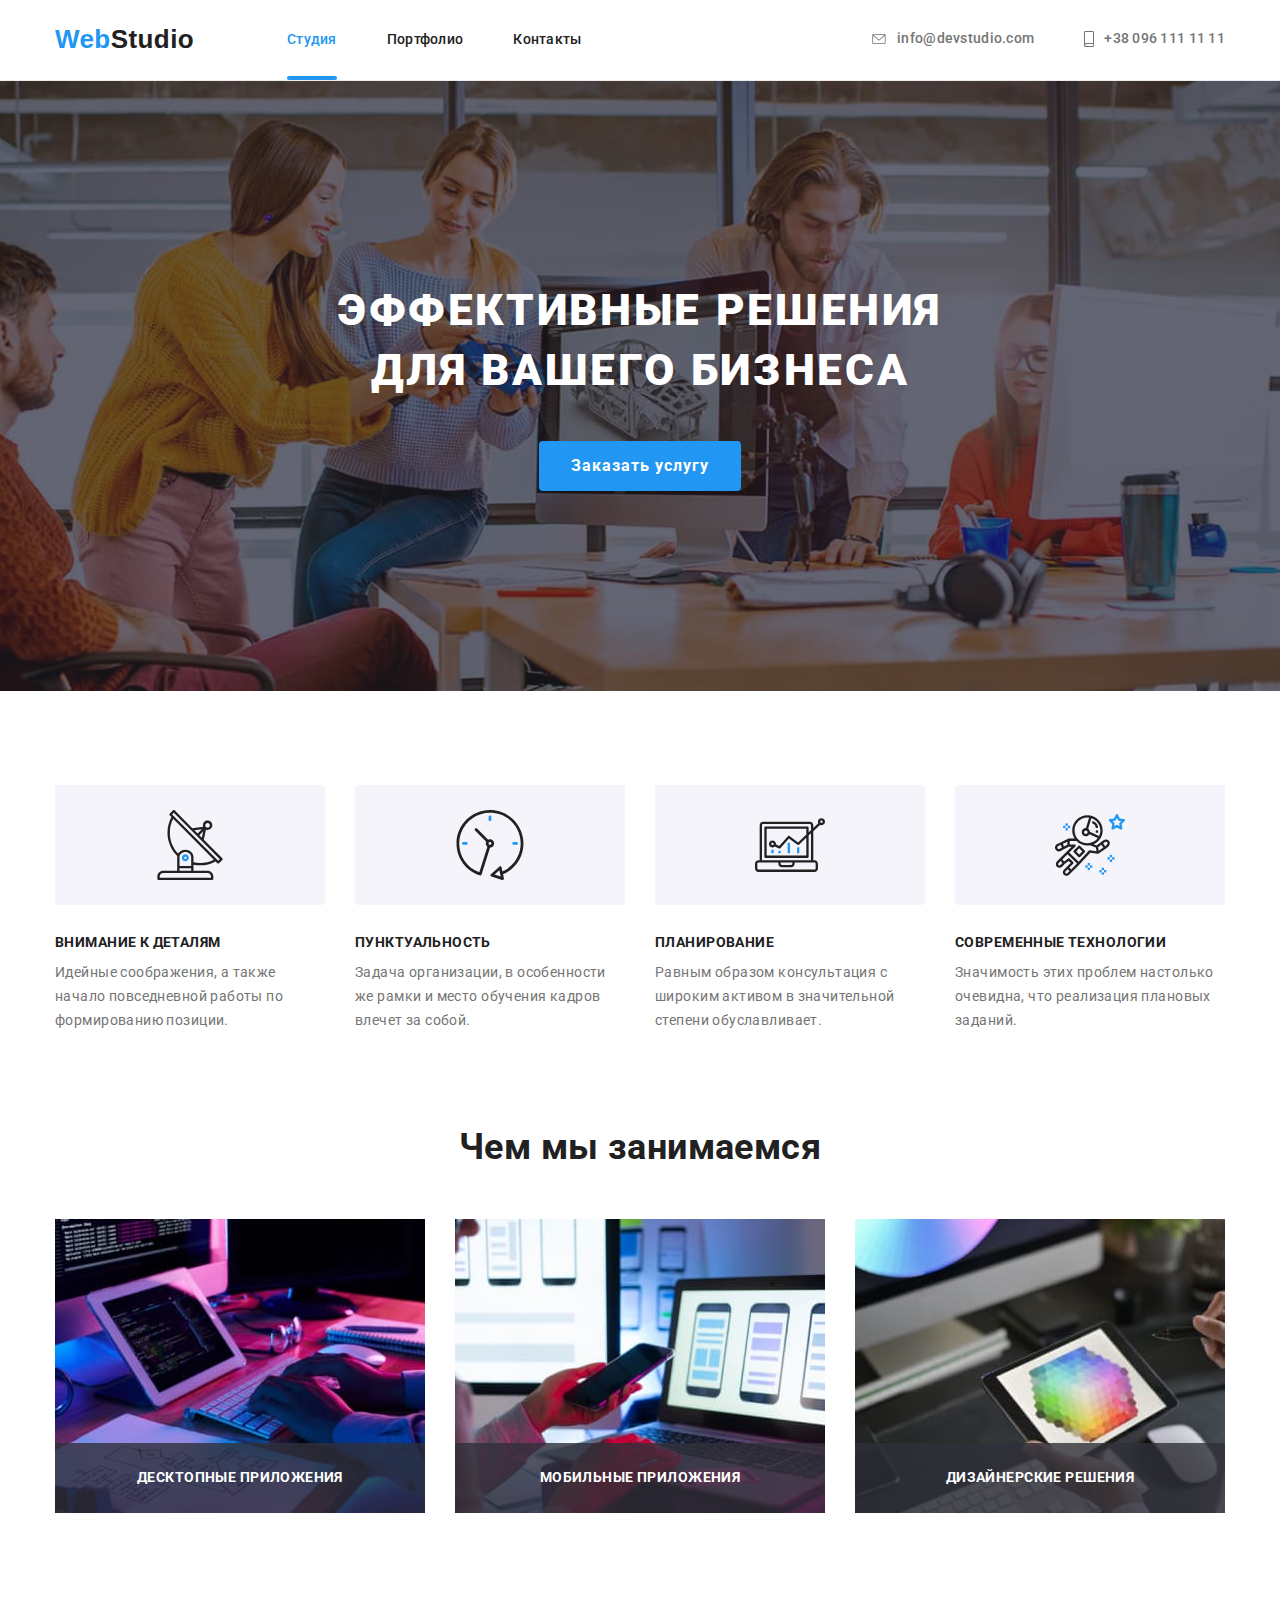
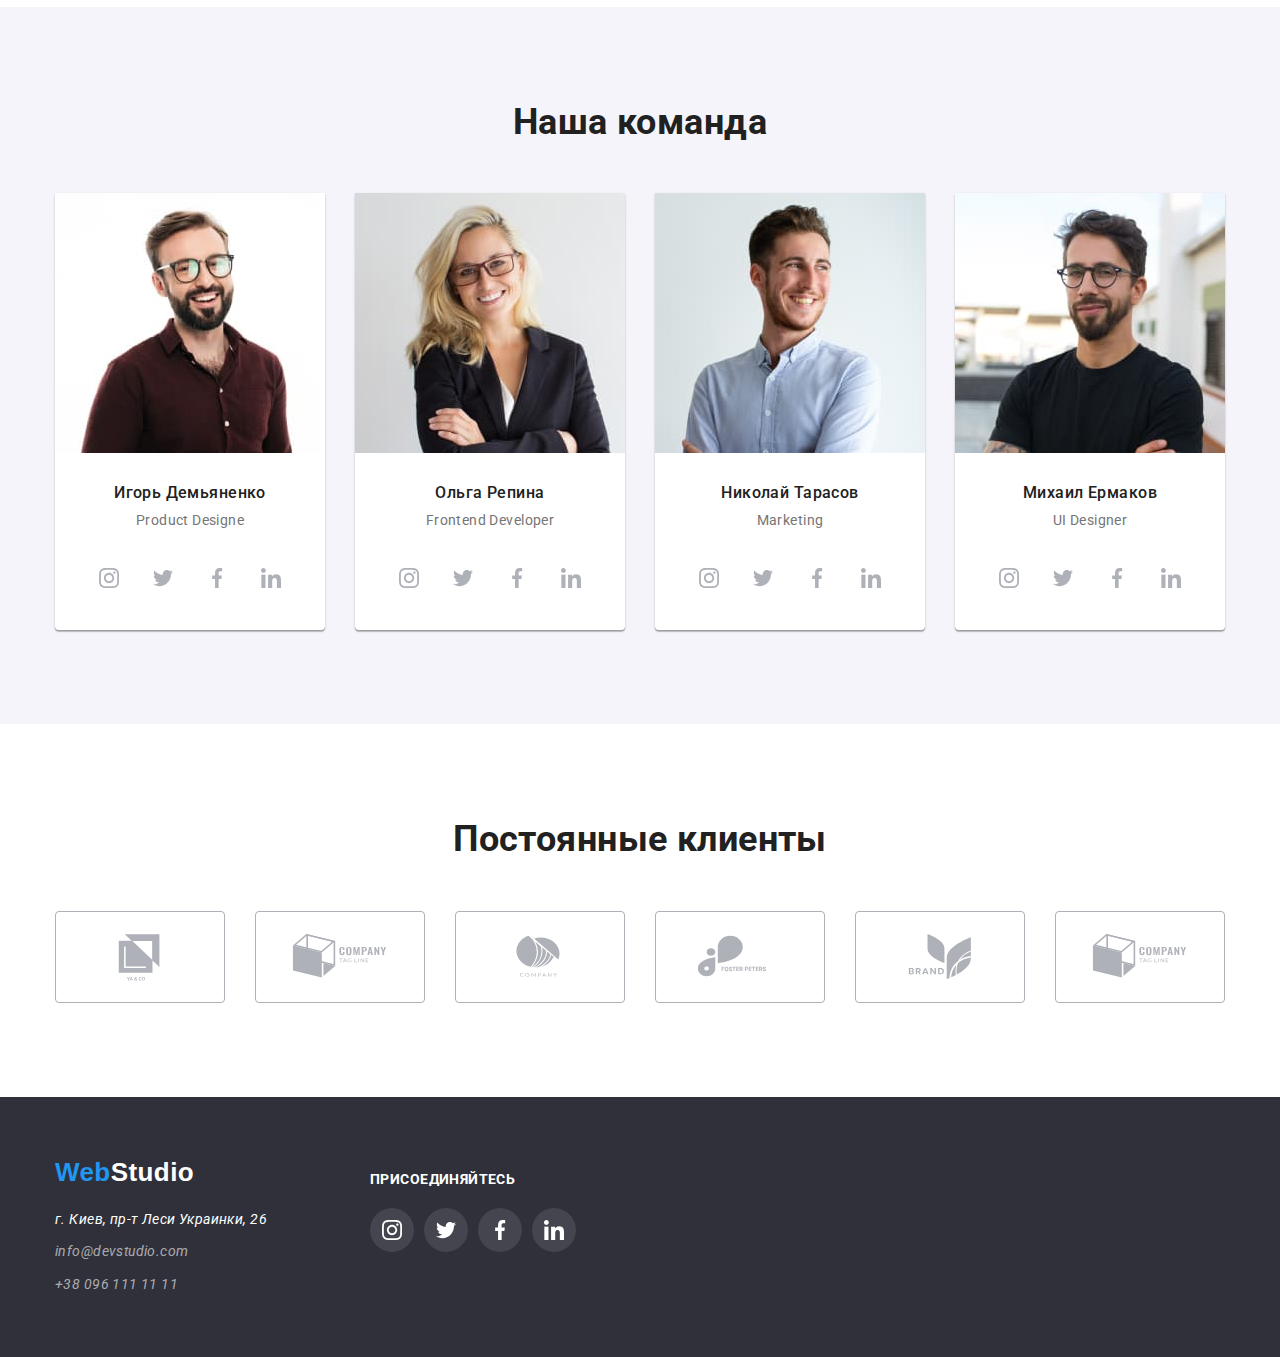
<file: index.html>
<!DOCTYPE html>
<html lang="ru">
  <head>
    <meta charset="UTF-8" />
    <meta http-equiv="X-UA-Compatible" content="IE=edge" />
    <meta name="viewport" content="width=device-width, initial-scale=1.0" />
    <title>WebStudio</title>
    <link rel="preconnect" href="https://fonts.googleapis.com" />
    <link rel="preconnect" href="https://fonts.gstatic.com" crossorigin />
    <link
      href="https://fonts.googleapis.com/css2?family=Raleway:wght@700&family=Roboto:wght@400;500;700;900&display=swap"
      rel="stylesheet"
    />
    <link rel="stylesheet" href="./css/modern-normalize.css" />
    <link rel="stylesheet" href="./css/style.css" />
  </head>
  <body>
    <header class="header">
      <div class="container">
        <nav class="nav">
          <a class="logo" href="./index.html"
            ><span class="logo-web">Web</span
            ><span class="header-logo-studio">Studio</span></a
          >
          <ul class="header-list list">
            <li class="header-item">
              <a class="header-link current" href="./index.html">Студия</a>
            </li>
            <li class="header-item">
              <a class="header-link" href="./portfolio.html">Портфолио</a>
            </li>
            <li class="header-item">
              <a class="header-link" href=""> Контакты</a>
            </li>
          </ul>
        </nav>
        <ul class="contakt-list list">
          <li class="contackt-item">
            <a class="contackt" href="mailto:info@devstudio.com">
              <svg class="icon-envelope icon-contackt" width="16" height="10">
                <use href="./images/SVG/icon.svg#icon-envelope"></use>
              </svg>
              info@devstudio.com
            </a>
          </li>
          <li class="contackt-item">
            <a class="contackt" href="tel:+380961111111">
              <svg class="icon-smartphone icon-contackt" width="10" height="16">
                <use href="./images/SVG/icon.svg#icon-smartphone"></use>
              </svg>
              +38 096 111 11 11</a
            >
          </li>
        </ul>
      </div>
    </header>
    <main>
      <section class="hero">
        <div class="container">
          <h1 class="head-title">Эффективные решения для вашего бизнеса</h1>
          <button class="button-hero" type="button" data-modal-open>
            Заказать услугу
          </button>
        </div>
      </section>
      <section class="about section">
        <div class="container">
          <h2 class="visually-hidden">особенности</h2>
          <ul class="list about-list">
            <li>
              <div class="icon-about-container">
                <svg class="icon-about">
                  <use href="./images/SVG/icon.svg#icon-antenna"></use>
                </svg>
              </div>
              <h3 class="about-title">Внимание к деталям</h3>
              <p class="text">
                Идейные соображения, а также начало повседневной работы по
                формированию позиции.
              </p>
            </li>
            <li>
              <div class="icon-about-container">
                <svg class="icon-about">
                  <use href="./images/SVG/icon.svg#icon-clock"></use>
                </svg>
              </div>
              <h3 class="about-title">Пунктуальность</h3>
              <p class="text">
                Задача организации, в особенности же рамки и место обучения
                кадров влечет за собой.
              </p>
            </li>
            <li>
              <div class="icon-about-container">
                <svg class="icon-about" width="70px">
                  <use href="./images/SVG/icon.svg#icon-diagram"></use>
                </svg>
              </div>
              <h3 class="about-title">Планирование</h3>
              <p class="text">
                Равным образом консультация с широким активом в значительной
                степени обуславливает.
              </p>
            </li>
            <li>
              <div class="icon-about-container">
                <svg class="icon-about">
                  <use href="./images/SVG/icon.svg#icon-astronaut"></use>
                </svg>
              </div>
              <h3 class="about-title">Современные технологии</h3>
              <p class="text">
                Значимость этих проблем настолько очевидна, что реализация
                плановых заданий.
              </p>
            </li>
          </ul>
        </div>
      </section>
      <section class="gallery section">
        <div class="container">
          <h2 class="gallery-title">Чем мы занимаемся</h2>
          <ul class="list gallery-list">
            <li class="gallery-item">
              <div class="galery-cotainer-foto">
                <img
                  src="./images/job/job-1.jpg"
                  alt="розработчик работает над сайтом"
                  width="370"
                />
                <p class="gallery-description">Десктопные приложения</p>
              </div>
            </li>
            <li class="gallery-item">
              <div class="galery-cotainer-foto">
                <img
                  src="./images/job/job-2.jpg"
                  alt="работа над дизайном мобильной версии"
                  width="370"
                />
                <p class="gallery-description">Мобильные приложения</p>
              </div>
            </li>
            <li class="gallery-item">
              <div class="galery-cotainer-foto">
                <img
                  src="./images/job/job-3.jpg"
                  alt="подборка верной цветовой гами"
                  width="370"
                />
                <p class="gallery-description">Дизайнерские решения</p>
              </div>
            </li>
          </ul>
        </div>
      </section>
      <section class="developers section">
        <div class="container">
          <h2 class="times-title">Наша команда</h2>
          <ul class="list times-list">
            <li class="time-item">
              <img
                src="./images/team/product_designer.jpg"
                alt="портрет"
                width="270"
              />
              <div class="developer-caption">
                <h3 class="developer">Игорь Демьяненко</h3>
                <p class="profession" lang="en">Product Designe</p>
                <ul class="social-items list">
                  <li class="icon-item-social">
                    <a class="icon-soc-link" href="">
                      <svg width="20px" height="20px">
                        <use href="./images/SVG/icon.svg#icon-instagram"></use>
                      </svg>
                    </a>
                  </li>
                  <li class="icon-item-social">
                    <a class="icon-soc-link" href="">
                      <svg width="20px" height="20px">
                        <use href="./images/SVG/icon.svg#icon-twitter"></use>
                      </svg>
                    </a>
                  </li>
                  <li class="icon-item-social">
                    <a class="icon-soc-link" href="">
                      <svg width="20px" height="20px">
                        <use href="./images/SVG/icon.svg#icon-facebook"></use>
                      </svg>
                    </a>
                  </li>
                  <li class="icon-item-social">
                    <a class="icon-soc-link" href="">
                      <svg width="20px" height="20px">
                        <use href="./images/SVG/icon.svg#icon-linkedin"></use>
                      </svg>
                    </a>
                  </li>
                </ul>
              </div>
            </li>
            <li class="time-item">
              <img
                src="./images/team/frontend_developer.jpg"
                alt="портрет"
                width="270"
              />
              <div class="developer-caption">
                <h3 class="developer">Ольга Репина</h3>
                <p class="profession" lang="en">Frontend Developer</p>
                <ul class="social-items list">
                  <li class="icon-item-social">
                    <a class="icon-soc-link" href="">
                      <svg width="20px" height="20px">
                        <use href="./images/SVG/icon.svg#icon-instagram"></use>
                      </svg>
                    </a>
                  </li>
                  <li class="icon-item-social">
                    <a class="icon-soc-link" href="">
                      <svg width="20px" height="20px">
                        <use href="./images/SVG/icon.svg#icon-twitter"></use>
                      </svg>
                    </a>
                  </li>
                  <li class="icon-item-social">
                    <a class="icon-soc-link" href="">
                      <svg width="20px" height="20px">
                        <use href="./images/SVG/icon.svg#icon-facebook"></use>
                      </svg>
                    </a>
                  </li>
                  <li class="icon-item-social">
                    <a class="icon-soc-link" href="">
                      <svg width="20px" height="20px">
                        <use href="./images/SVG/icon.svg#icon-linkedin"></use>
                      </svg>
                    </a>
                  </li>
                </ul>
              </div>
            </li>
            <li class="time-item">
              <img
                src="./images/team/marketing.jpg"
                alt="портрет"
                width="270"
              />
              <div class="developer-caption">
                <h3 class="developer">Николай Тарасов</h3>
                <p class="profession" lang="en">Marketing</p>

                <ul class="social-items list">
                  <li class="icon-item-social">
                    <a class="icon-soc-link" href="">
                      <svg width="20px" height="20px">
                        <use href="./images/SVG/icon.svg#icon-instagram"></use>
                      </svg>
                    </a>
                  </li>
                  <li class="icon-item-social">
                    <a class="icon-soc-link" href="">
                      <svg width="20px" height="20px">
                        <use href="./images/SVG/icon.svg#icon-twitter"></use>
                      </svg>
                    </a>
                  </li>
                  <li class="icon-item-social">
                    <a class="icon-soc-link" href="">
                      <svg width="20px" height="20px">
                        <use href="./images/SVG/icon.svg#icon-facebook"></use>
                      </svg>
                    </a>
                  </li>
                  <li class="icon-item-social">
                    <a class="icon-soc-link" href="">
                      <svg width="20px" height="20px">
                        <use href="./images/SVG/icon.svg#icon-linkedin"></use>
                      </svg>
                    </a>
                  </li>
                </ul>
              </div>
            </li>
            <li class="time-item">
              <img
                src="./images/team/ui_designer.jpg"
                alt="портрет"
                width="270"
              />
              <div class="developer-caption">
                <h3 class="developer">Михаил Ермаков</h3>
                <p class="profession" lang="en">UI Designer</p>
                <ul class="social-items list">
                  <li class="icon-item-social">
                    <a class="icon-soc-link" href="">
                      <svg width="20px" height="20px">
                        <use href="./images/SVG/icon.svg#icon-instagram"></use>
                      </svg>
                    </a>
                  </li>
                  <li class="icon-item-social">
                    <a class="icon-soc-link" href="">
                      <svg width="20px" height="20px">
                        <use href="./images/SVG/icon.svg#icon-twitter"></use>
                      </svg>
                    </a>
                  </li>
                  <li class="icon-item-social">
                    <a class="icon-soc-link" href="">
                      <svg width="20px" height="20px">
                        <use href="./images/SVG/icon.svg#icon-facebook"></use>
                      </svg>
                    </a>
                  </li>
                  <li class="icon-item-social">
                    <a class="icon-soc-link" href="">
                      <svg width="20px" height="20px">
                        <use href="./images/SVG/icon.svg#icon-linkedin"></use>
                      </svg>
                    </a>
                  </li>
                </ul>
              </div>
            </li>
          </ul>
        </div>
      </section>
      <section class="clients">
        <div class="container">
          <h2 class="clients-title">Постоянные клиенты</h2>
          <ul class="icon-clients-list list">
            <li class="icon-client-item">
              <a href="" class="icon-client-link">
                <svg class="icon-client">
                  <use href="./images/SVG/icon.svg#icon-ya--co"></use>
                </svg>
              </a>
            </li>
            <li class="icon-client-item">
              <a href="" class="icon-client-link">
                <svg class="icon-client">
                  <use href="./images/SVG/icon.svg#icon-tag-line"></use>
                </svg>
              </a>
            </li>
            <li class="icon-client-item">
              <a href="" class="icon-client-link">
                <svg class="icon-client">
                  <use href="./images/SVG/icon.svg#icon-company"></use>
                </svg>
              </a>
            </li>
            <li class="icon-client-item">
              <a href="" class="icon-client-link">
                <svg class="icon-client">
                  <use href="./images/SVG/icon.svg#icon-foster-peters"></use>
                </svg>
              </a>
            </li>
            <li class="icon-client-item">
              <a href="" class="icon-client-link">
                <svg class="icon-client">
                  <use href="./images/SVG/icon.svg#icon-brand"></use>
                </svg>
              </a>
            </li>
            <li class="icon-client-item">
              <a href="" class="icon-client-link">
                <svg class="icon-client">
                  <use href="./images/SVG/icon.svg#icon-tag-line"></use>
                </svg>
              </a>
            </li>
          </ul>
        </div>
      </section>
    </main>
    <footer class="footer">
      <div class="container">
        <div class="address-container">
          <a class="logo" href="./index.html"
            ><span class="logo-web">Web</span
            ><span class="footer-logo-studio">Studio</span></a
          >
          <address class="address">
            <ul class="list">
              <li class="addres-item">
                <a
                  class="address-footer"
                  href="https://www.google.com/maps/place/%D0%B1%D1%83%D0%BB.+%D0%9B%D0%B5%D1%81%D0%B8+%D0%A3%D0%BA%D1%80%D0%B0%D0%B8%D0%BD%D0%BA%D0%B8,+26,+%D0%9A%D0%B8%D0%B5%D0%B2,+%D0%A3%D0%BA%D1%80%D0%B0%D0%B8%D0%BD%D0%B0,+02000/data=!4m2!3m1!1s0x40d4cf0e033ecbe9:0x57a4dffefec77da0?sa=X&ved=2ahUKEwiqrJX89On3AhVQoI4IHcCcBigQ8gF6BAgMEAE"
                  >г. Киев, пр-т Леси Украинки, 26</a
                >
              </li>
              <li class="addres-item">
                <a class="contack-footter" href="mailto:info@devstudio.com"
                  >info@devstudio.com</a
                >
              </li>
              <li class="addres-item">
                <a class="contack-footter" href="tel:+380961111111"
                  >+38 096 111 11 11</a
                >
              </li>
            </ul>
          </address>
        </div>
        <div class="icon-container-footer">
          <h2 class="icon-title-footer">присоединяйтесь</h2>
          <ul class="social-items list">
            <li class="icon-item-social">
              <a class="icon-soc-link" href="">
                <svg width="20px" height="20px">
                  <use href="./images/SVG/icon.svg#icon-instagram"></use>
                </svg>
              </a>
            </li>
            <li class="icon-item-social">
              <a class="icon-soc-link" href="">
                <svg width="20px" height="20px">
                  <use href="./images/SVG/icon.svg#icon-twitter"></use>
                </svg>
              </a>
            </li>
            <li class="icon-item-social">
              <a class="icon-soc-link" href="">
                <svg width="20px" height="20px">
                  <use href="./images/SVG/icon.svg#icon-facebook"></use>
                </svg>
              </a>
            </li>
            <li class="icon-item-social">
              <a class="icon-soc-link" href="">
                <svg width="20px" height="20px">
                  <use href="./images/SVG/icon.svg#icon-linkedin"></use>
                </svg>
              </a>
            </li>
          </ul>
        </div>
      </div>
    </footer>
    <div class="backdrop is-hidden" data-modal>
      <div class="modal">
        <button class="close-button" type="button" data-modal-close>
          <svg class="icon-close" width="11px" height="11px">
            <use href="./images/SVG/icon.svg#icon-close"></use>
          </svg>
        </button>
      </div>
    </div>
    <script src="./js/modal.js"></script>
  </body>
</html>
</file>
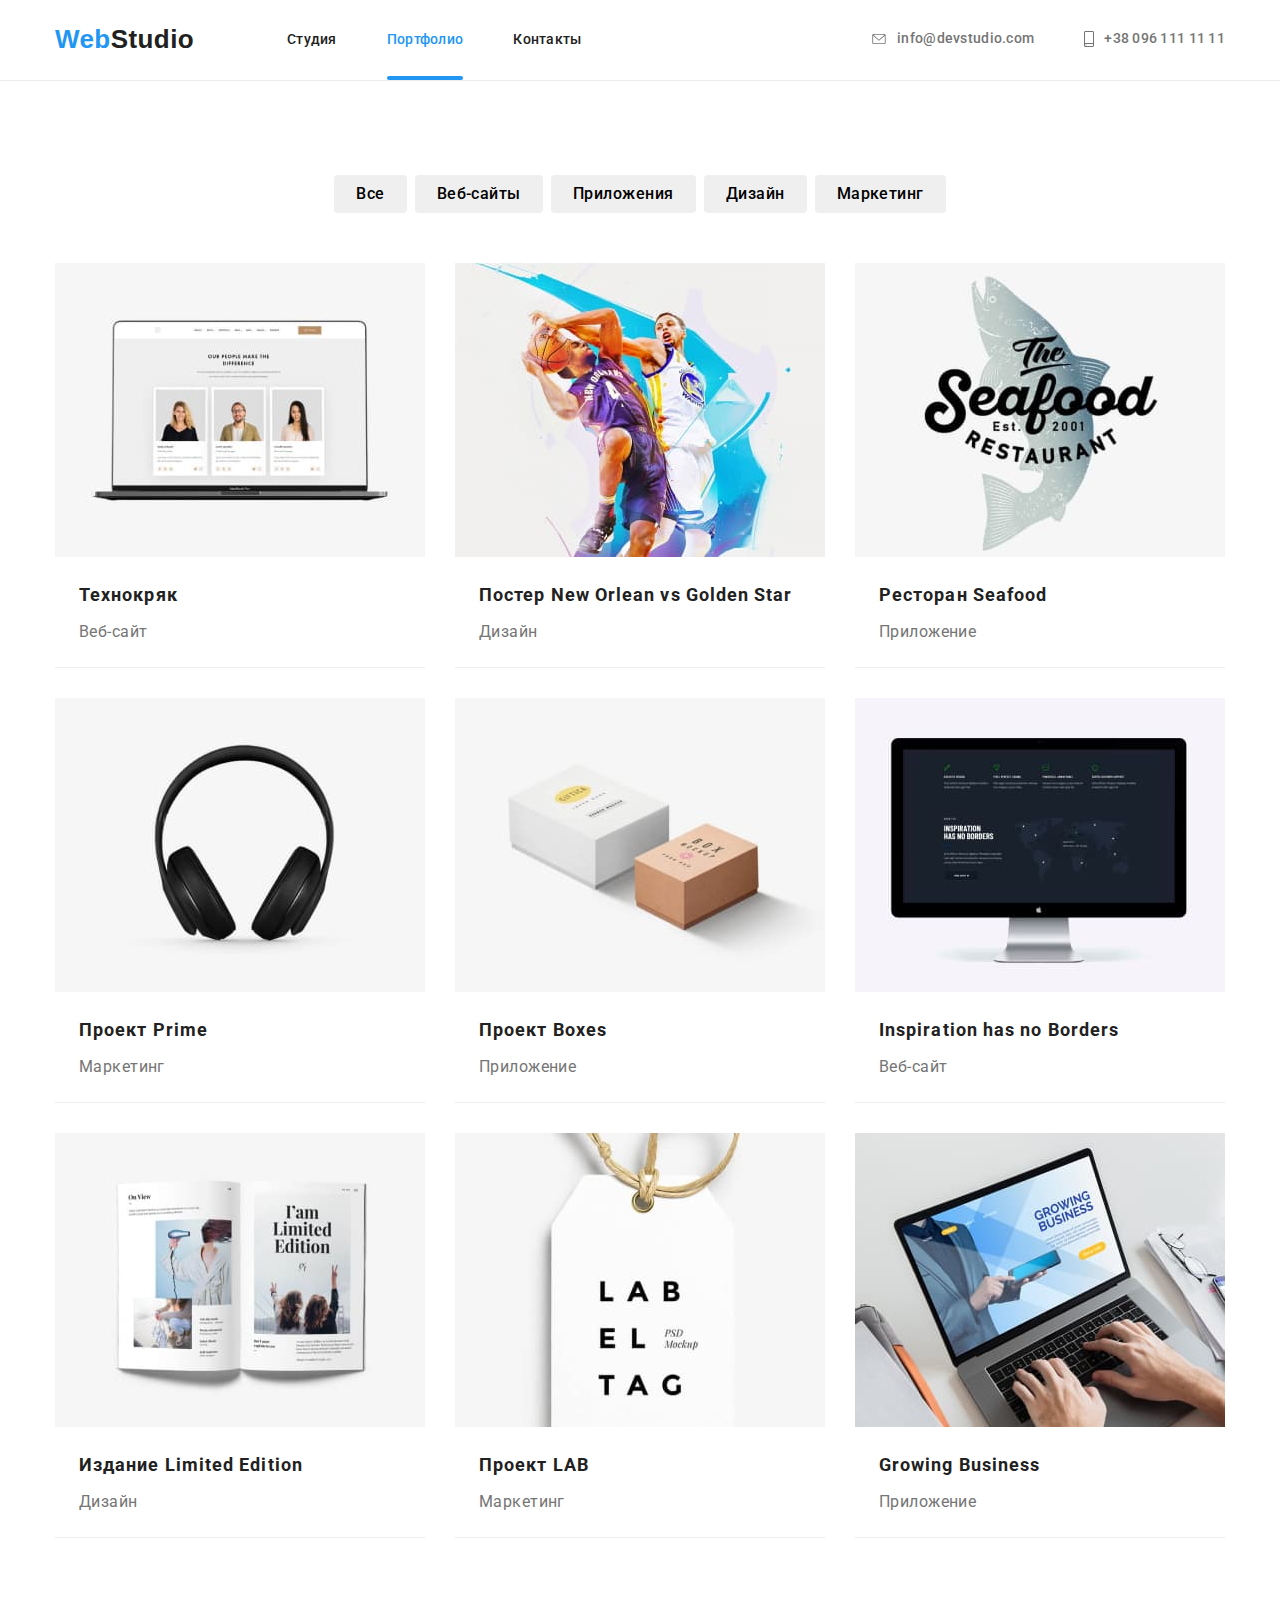
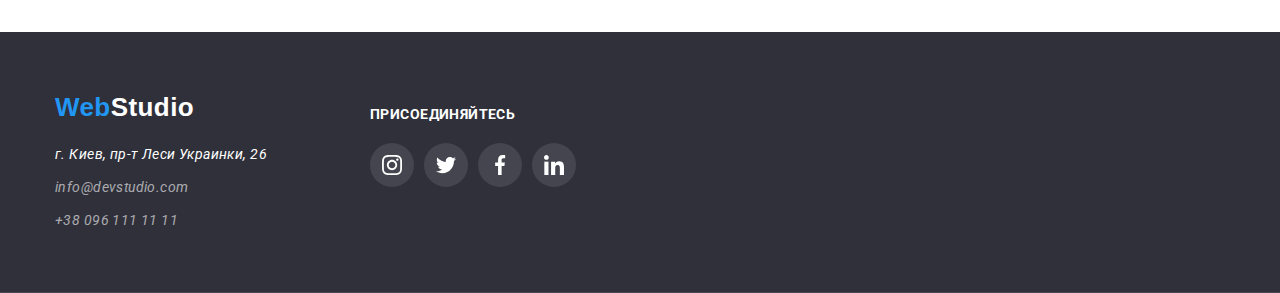
<file: portfolio.html>
<!DOCTYPE html>
<html lang="ru">
  <head>
    <meta charset="UTF-8" />
    <meta http-equiv="X-UA-Compatible" content="IE=edge" />
    <meta name="viewport" content="width=device-width, initial-scale=1.0" />
    <title>WebStudio</title>
    <link rel="preconnect" href="https://fonts.googleapis.com" />
    <link rel="preconnect" href="https://fonts.gstatic.com" crossorigin />
    <link
      href="https://fonts.googleapis.com/css2?family=Raleway:wght@700&family=Roboto:wght@400;500;700;900&display=swap"
      rel="stylesheet"
    />
    <link rel="stylesheet" href="./css/modern-normalize.css" />
    <link rel="stylesheet" href="./css/style.css" />
  </head>
  <body>
    <header class="header">
      <div class="container">
        <nav class="nav">
          <a class="logo" href="./index.html"
            ><span class="logo-web">Web</span
            ><span class="header-logo-studio">Studio</span></a
          >
          <ul class="header-list list">
            <li class="header-item">
              <a class="header-link" href="./index.html">Студия</a>
            </li>
            <li class="header-item">
              <a class="header-link current" href="./portfolio.html"
                >Портфолио</a
              >
            </li>
            <li class="header-item">
              <a class="header-link" href=""> Контакты</a>
            </li>
          </ul>
        </nav>
        <ul class="contakt-list list">
          <li class="contackt-item">
            <a class="contackt" href="mailto:info@devstudio.com">
              <svg class="icon-envelope icon-contackt" width="16" height="10">
                <use href="./images/SVG/icon.svg#icon-envelope"></use>
              </svg>
              info@devstudio.com</a
            >
          </li>
          <li class="contackt-item">
            <a class="contackt" href="tel:+380961111111">
              <svg class="icon-smartphone icon-contackt" width="10" height="16">
                <use href="./images/SVG/icon.svg#icon-smartphone"></use>
              </svg>
              +38 096 111 11 11</a
            >
          </li>
        </ul>
      </div>
    </header>
    <main>
      <section class="example section">
        <div class="container">
          <ul class="button-list list">
            <li class="button-item">
              <button class="menu-button" type="button">Все</button>
            </li>
            <li class="button-item">
              <button class="menu-button" type="button">Веб-сайты</button>
            </li>
            <li class="button-item">
              <button class="menu-button" type="button">Приложения</button>
            </li>
            <li class="button-item">
              <button class="menu-button" type="button">Дизайн</button>
            </li>
            <li class="button-item">
              <button class="menu-button" type="button">Маркетинг</button>
            </li>
          </ul>
          <ul class="example-list list">
            <li class="example-item">
              <a class="example-link" href="">
                <div class="example-container-foto">
                  <img
                    src="./images/portfolio/progekt-tehno.jpg"
                    alt="пример роботы"
                    width="370"
                  />
                  <p class="example-description">
                    Lorem, ipsum dolor sit amet consectetur adipisicing elit.
                    Ducimus impedit deleniti dicta, eveniet hic ipsam voluptates
                    sunt doloremque! Assumenda maxime tenetur minima numquam
                    expedita soluta doloremque distinctio labore incidunt iusto.
                  </p>
                </div>
                <div class="example-caption">
                  <h3 class="example-title">Технокряк</h3>
                  <p class="example-text">Веб-сайт</p>
                </div>
              </a>
            </li>
            <li class="example-item">
              <a class="example-link" href="">
                <div class="example-container-foto">
                  <img
                    src="./images/portfolio/progekt-poster.jpg"
                    alt="пример роботы"
                    width="370"
                  />
                  <p class="example-description">
                    Lorem ipsum dolor sit, amet consectetur adipisicing elit.
                    Qui ut fugit ad provident accusantium, itaque pariatur
                    aliquam sed voluptatibus tenetur! Aliquid nobis repudiandae
                    dolores ab quos minus sapiente praesentium corporis!
                  </p>
                </div>
                <div class="example-caption">
                  <h3 class="example-title">
                    Постер New Orlean vs Golden Star
                  </h3>
                  <p class="example-text">Дизайн</p>
                </div>
              </a>
            </li>
            <li class="example-item">
              <a class="example-link" href="">
                <div class="example-container-foto">
                  <img
                    src="./images/portfolio/progekt-seafood.jpg"
                    alt="пример роботы"
                    width="370"
                  />
                  <p class="example-description">
                    Lorem ipsum dolor sit, amet consectetur adipisicing elit.
                    Qui ut fugit ad provident accusantium, itaque pariatur
                    aliquam sed voluptatibus tenetur! Aliquid nobis repudiandae
                    dolores ab quos minus sapiente praesentium corpori
                  </p>
                </div>
                <div class="example-caption">
                  <h3 class="example-title">Ресторан Seafood</h3>
                  <p class="example-text">Приложение</p>
                </div>
              </a>
            </li>
            <li class="example-item">
              <a class="example-link" href="">
                <div class="example-container-foto">
                  <img
                    src="./images/portfolio/progekt-prime.jpg"
                    alt="пример роботы"
                    width="370"
                  />
                  <p class="example-description">
                    Lorem ipsum dolor sit, amet consectetur adipisicing elit.
                    Qui ut fugit ad provident accusantium, itaque pariatur
                    aliquam sed voluptatibus tenetur! Aliquid nobis repudiandae
                    dolores ab quos minus sapiente praesentium corpori
                  </p>
                </div>
                <div class="example-caption">
                  <h3 class="example-title">Проект Prime</h3>
                  <p class="example-text">Маркетинг</p>
                </div>
              </a>
            </li>
            <li class="example-item">
              <a class="example-link" href="">
                <div class="example-container-foto">
                  <img
                    src="./images/portfolio/progekt-boxes.jpg"
                    alt="пример роботы"
                    width="370"
                  />
                  <p class="example-description">
                    Lorem ipsum dolor sit, amet consectetur adipisicing elit.
                    Qui ut fugit ad provident accusantium, itaque pariatur
                    aliquam sed voluptatibus tenetur! Aliquid nobis repudiandae
                    dolores ab quos minus sapiente praesentium corpori
                  </p>
                </div>
                <div class="example-caption">
                  <h3 class="example-title">Проект Boxes</h3>
                  <p class="example-text">Приложение</p>
                </div>
              </a>
            </li>
            <li class="example-item">
              <a class="example-link" href="">
                <div class="example-container-foto">
                  <img
                    src="./images/portfolio/progekt-inspiration.jpg"
                    alt="пример роботы"
                    width="370"
                  />
                  <p class="example-description">
                    Lorem ipsum dolor sit, amet consectetur adipisicing elit.
                    Qui ut fugit ad provident accusantium, itaque pariatur
                    aliquam sed voluptatibus tenetur! Aliquid nobis repudiandae
                    dolores ab quos minus sapiente praesentium corpori
                  </p>
                </div>
                <div class="example-caption">
                  <h3 class="example-title">Inspiration has no Borders</h3>
                  <p class="example-text">Веб-сайт</p>
                </div>
              </a>
            </li>
            <li class="example-item">
              <a class="example-link" href="">
                <div class="example-container-foto">
                  <img
                    src="./images/portfolio/progekt-limit-edition.jpg"
                    alt="пример роботы"
                    width="370"
                  />
                  <p class="example-description">
                    Lorem ipsum dolor sit, amet consectetur adipisicing elit.
                    Qui ut fugit ad provident accusantium, itaque pariatur
                    aliquam sed voluptatibus tenetur! Aliquid nobis repudiandae
                    dolores ab quos minus sapiente praesentium corpori
                  </p>
                </div>
                <div class="example-caption">
                  <h3 class="example-title">Издание Limited Edition</h3>
                  <p class="example-text">Дизайн</p>
                </div>
              </a>
            </li>
            <li class="example-item">
              <a class="example-link" href="">
                <div class="example-container-foto">
                  <img
                    src="./images/portfolio/progekt-lab.jpg"
                    alt="пример роботы"
                    width="370"
                  />
                  <p class="example-description">
                    Lorem ipsum dolor sit, amet consectetur adipisicing elit.
                    Qui ut fugit ad provident accusantium, itaque pariatur
                    aliquam sed voluptatibus tenetur! Aliquid nobis repudiandae
                    dolores ab quos minus sapiente praesentium corporis!
                  </p>
                </div>
                <div class="example-caption">
                  <h3 class="example-title">Проект LAB</h3>
                  <p class="example-text">Маркетинг</p>
                </div>
              </a>
            </li>
            <li class="example-item">
              <a class="example-link" href="">
                <div class="example-container-foto">
                  <img
                    src="./images/portfolio/progekt-business.jpg"
                    alt="пример роботы"
                    width="370"
                  />
                  <p class="example-description">
                    Lorem ipsum dolor sit, amet consectetur adipisicing elit.
                    Qui ut fugit ad provident accusantium, itaque pariatur
                    aliquam sed voluptatibus tenetur! Aliquid nobis repudiandae
                    dolores ab quos minus sapiente praesentium corpori
                  </p>
                </div>
                <div class="example-caption">
                  <h3 class="example-title">Growing Business</h3>
                  <p class="example-text">Приложение</p>
                </div>
              </a>
            </li>
          </ul>
        </div>
      </section>
    </main>
    <footer class="footer">
      <div class="container">
        <div class="address-container">
          <a class="logo" href="./index.html"
            ><span class="logo-web">Web</span
            ><span class="footer-logo-studio">Studio</span></a
          >
          <address class="address">
            <ul class="list">
              <li class="addres-item">
                <a
                  class="address-footer"
                  href="https://www.google.com/maps/place/%D0%B1%D1%83%D0%BB.+%D0%9B%D0%B5%D1%81%D0%B8+%D0%A3%D0%BA%D1%80%D0%B0%D0%B8%D0%BD%D0%BA%D0%B8,+26,+%D0%9A%D0%B8%D0%B5%D0%B2,+%D0%A3%D0%BA%D1%80%D0%B0%D0%B8%D0%BD%D0%B0,+02000/data=!4m2!3m1!1s0x40d4cf0e033ecbe9:0x57a4dffefec77da0?sa=X&ved=2ahUKEwiqrJX89On3AhVQoI4IHcCcBigQ8gF6BAgMEAE"
                  >г. Киев, пр-т Леси Украинки, 26</a
                >
              </li>
              <li class="addres-item">
                <a class="contack-footter" href="mailto:info@devstudio.com"
                  >info@devstudio.com</a
                >
              </li>
              <li class="addres-item">
                <a class="contack-footter" href="tel:+380961111111"
                  >+38 096 111 11 11</a
                >
              </li>
            </ul>
          </address>
        </div>
        <div class="icon-container-footer">
          <h2 class="icon-title-footer">присоединяйтесь</h2>
          <ul class="social-items list">
            <li class="icon-item-social">
              <a class="icon-soc-link" href="">
                <svg width="20px" height="20px">
                  <use href="./images/SVG/icon.svg#icon-instagram"></use>
                </svg>
              </a>
            </li>
            <li class="icon-item-social">
              <a class="icon-soc-link" href="">
                <svg width="20px" height="20px">
                  <use href="./images/SVG/icon.svg#icon-twitter"></use>
                </svg>
              </a>
            </li>
            <li class="icon-item-social">
              <a class="icon-soc-link" href="">
                <svg width="20px" height="20px">
                  <use href="./images/SVG/icon.svg#icon-facebook"></use>
                </svg>
              </a>
            </li>
            <li class="icon-item-social">
              <a class="icon-soc-link" href="">
                <svg width="20px" height="20px">
                  <use href="./images/SVG/icon.svg#icon-linkedin"></use>
                </svg>
              </a>
            </li>
          </ul>
        </div>
      </div>
    </footer>
  </body>
</html>
</file>
<file: css/style.css>
/* основний колір тексту #757575 */
/* втроричний колір тексту #212121 */
/* колір акценту  #2196F3 */
/* font-family: 'Raleway', sans-serif;
font-family: 'Roboto', sans-serif; */

/* ul {
  outline: 2px solid gray;
}
.container {
  outline: 1px solid red;
} */

h1,
h2,
h3,
h4,
h5,
h6,
p,
ul {
  margin: 0;
  padding: 0;
}

ul {
  list-style: none;
}

:root {
  --color-main: #757575;
  --color-pre: #212121;
  --color-accent: #2196f3;
}
body {
  font-family: "Roboto", sans-serif;
  font-size: 14px;
  letter-spacing: 0.03em;
  color: var(--color-main);
}

img {
  display: block;
  max-width: 100%;
  height: auto;
}
.container {
  width: 1200px;
  margin: 0 auto;
  padding: 0 15px;
}

.section {
  padding-top: 94px;
  padding-bottom: 94px;
}

/* -------HEADER--------- */

.header {
  padding-top: 24px;
  padding-bottom: 25px;
  border-bottom: 1px solid #ececec;
}

.header-list {
  display: flex;
}

.contakt-list {
  display: flex;
  margin-left: auto;
}

.nav {
  display: flex;
  align-items: center;
}

.header .container {
  display: flex;
  align-items: center;
}
.logo {
  font-family: "Releway", sans-serif;
  font-weight: 700;
  font-size: 26px;
  line-height: 1.19;
  text-decoration: none;
  word-spacing: 0;
}

.logo-web {
  color: var(--color-accent);
}

.header-logo-studio {
  color: var(--color-pre);
  margin-right: 93px;
}

.header-link {
  text-decoration: none;
  font-weight: 500;
  font-size: 14px;
  line-height: 1.14;
  letter-spacing: 0.02em;
  color: var(--color-pre);
  padding: 33px 0;
  transition: color 250ms cubic-bezier(0.4, 0, 0.2, 1);
  position: relative;
}

.header-link:hover,
.header-link:focus,
.contackt:hover,
.contackt:focus {
  color: #2196f3;
}

.current {
  color: var(--color-accent);
}

.current::after {
  position: absolute;
  bottom: 0;
  content: "";
  width: 100%;
  height: 4px;
  background-color: var(--color-accent);
  display: block;
  border-radius: 2px;
}

.header-link:active {
  color: #ff0000;
}

.header-item:not(:last-child) {
  margin-right: 50px;
}

.contackt {
  text-decoration: none;
  font-weight: 500;
  font-size: 14px;
  line-height: 1.14;
  letter-spacing: 0.02em;
  color: var(--color-main);
  display: flex;
  align-items: center;
  transition: color 250ms cubic-bezier(0.4, 0, 0.2, 1);
}

.icon-contackt {
  fill: currentColor;
  align-items: baseline;
  margin-right: 10px;
}

.contackt-item:not(:last-child) {
  margin-right: 50px;
}

.contackt-item:hover,
.contackt-item:focus {
  color: var(--color-accent);
}

/* -------HERO--------- */
.hero {
  background-image: linear-gradient(
      rgba(47, 48, 58, 0.4),
      rgba(47, 48, 58, 0.4)
    ),
    url(../images/hero.jpg);
  background-position: center;
  background-repeat: no-repeat;
  background-size: cover;
  padding-top: 200px;
  padding-bottom: 200px;
  max-width: 1600px;
  margin: 0 auto;
}

.head-title {
  font-weight: 900;
  font-size: 44px;
  line-height: 1.36;
  text-align: center;
  letter-spacing: 0.06em;
  text-transform: uppercase;
  color: #ffffff;
  max-width: 696px;
  margin: 0 auto 40px;
}

.button-hero {
  font-weight: 700;
  font-size: 16px;
  line-height: 1.88;
  align-items: center;
  text-align: center;
  letter-spacing: 0.06em;
  color: #ffffff;
  display: block;
  background-color: var(--color-accent);
  cursor: pointer;
  margin: 0 auto;
  padding: 10px 32px;
  border: 0px;
  border-radius: 4px;
}

/* -------MAIN--------- */
.icon-about-list {
  display: flex;
  justify-content: space-between;
  margin-bottom: 30px;
}

.icon-about-container {
  width: 270px;
  height: 120px;
  border-radius: 4px;
  background-color: #f5f4fa;
  display: flex;
  justify-content: center;
  align-items: center;
  margin-bottom: 30px;
}

.icon-about {
  width: 70px;
  height: 70px;
}

.about-list {
  display: flex;
  justify-content: space-between;
}

.visually-hidden {
  position: absolute;
  white-space: nowrap;
  width: 1px;
  height: 1px;
  overflow: hidden;
  border: 0;
  padding: 0;
  clip: rect(0 0 0 0);
  clip-path: inset(50%);
  margin: -1px;
}

.about-title {
  font-weight: 700;
  font-size: 14px;
  line-height: 1.14;
  text-transform: uppercase;
  color: var(--color-pre);
  margin-bottom: 10px;
  max-width: 270px;
}

.text {
  font-family: "Roboto";
  font-size: 14px;
  line-height: 1.71;
  max-width: 270px;
}

/* -----------gallery--------------- */
.gallery {
  padding-top: 0;
}

.gallery-list {
  display: flex;
  gap: 30px;
  /* margin-left: -30px; */
}

/* .gallery-item {
  width: calc(100% / 3 - 30px);
  margin-left: 30px;
} */
.gallery-title,
.times-title {
  font-weight: 700;
  font-size: 36px;
  line-height: 1.17;
  text-align: center;
  color: var(--color-pre);
  margin-bottom: 50px;
}

.galery-cotainer-foto {
  position: relative;
  width: 100%;
  height: 100%;
}

.gallery-description {
  position: absolute;
  bottom: 0;
  font-family: "Roboto";
  font-style: normal;
  font-weight: 700;
  font-size: 14px;
  line-height: 1.14;
  text-transform: uppercase;
  display: flex;
  align-items: center;
  justify-content: center;
  background-color: rgba(47, 48, 58, 0.8);
  color: #ffffff;
  width: 370px;
  height: 70px;
}

/* -----------.developer--------------- */
.social-items {
  display: flex;
}

.developers {
  background-image: linear-gradient(#f5f4fa, #f5f4fa);
  background-size: 1600px;
  background-position: center;
  background-repeat: no-repeat;
  padding-top: 94px;
  padding-bottom: 94px;
}

.time-item {
  width: calc(100% / 4 - 30px);
  margin-left: 30px;
  background-color: #ffffff;
  border-radius: 0px 0px 4px 4px;
  box-shadow: 0px 1px 3px rgba(0, 0, 0, 0.12), 0px 1px 1px rgba(0, 0, 0, 0.14),
    0px 2px 1px rgba(0, 0, 0, 0.2);
}

.times-list {
  display: flex;
  margin-left: -30px;
}

.developer-caption {
  padding-top: 30px;
  padding-bottom: 30px;
}

.developer {
  font-weight: 500;
  font-size: 16px;
  line-height: 1.19;
  text-align: center;
  color: var(--color-pre);
  margin-bottom: 10px;
}

.profession {
  text-align: center;
  margin-bottom: 28px;
}

.developers .social-items {
  justify-content: center;
}

.icon-item-social {
  width: 44px;
  height: 44px;
  border-radius: 50%;
}

.icon-soc-link {
  width: 100%;
  height: 100%;
  border-radius: 50%;
  display: flex;
  justify-content: center;
  align-items: center;
}

.developers .icon-soc-link {
  fill: #afb1b8;
  transition: fill 250ms cubic-bezier(0.4, 0, 0.2, 1),
    background-color 250ms cubic-bezier(0.4, 0, 0.2, 1);
}

.icon-item-social:not(:last-child) {
  margin-right: 10px;
}

.icon-soc-link:hover,
.icon-soc-link:focus {
  background-color: var(--color-accent);
}

.developers .icon-soc-link:hover,
.developers .icon-soc-link:focus {
  fill: #ffffff;
}

/* ---------------CLIENTS----------------- */
.clients {
  padding-top: 94px;
  padding-bottom: 94px;
}

.clients-title {
  font-family: "Roboto";
  font-style: normal;
  font-weight: 700;
  font-size: 36px;
  line-height: 1.19;
  text-align: center;
  margin-bottom: 50px;
  color: #212121;
}

.icon-clients-list {
  display: flex;
  justify-content: space-between;
}

.icon-client-link {
  width: 170px;
  height: 92px;
  border: 1px solid #afb1b8;
  border-radius: 4px;
  display: flex;
  justify-content: center;
  align-items: center;
  color: #afb1b8;
  transition: color 250ms cubic-bezier(0.4, 0, 0.2, 1),
    border-color 250ms cubic-bezier(0.4, 0, 0.2, 1);
}

.icon-client {
  width: 106px;
  height: 60px;
  fill: currentColor;
}

.icon-client-link:hover {
  border-color: var(--color-accent);
  color: var(--color-accent);
}

/* -------FOOTER-------- */
.footer .container {
  display: flex;
}

.icon-items-footer {
  display: flex;
}

.address-container {
  min-width: 300px;
}

.footer-logo-studio {
  color: #ffffff;
}

.footer .logo {
  display: block;
  margin-bottom: 20px;
}

.footer {
  background-image: linear-gradient(#2f303a, #2f303a);
  background-repeat: no-repeat;
  background-size: 1600px;
  background-position: center;
  padding-top: 60px;
  padding-bottom: 60px;
}

.addres-item:not(:last-child) {
  margin-bottom: 9px;
}

.contack-footter {
  font-size: 14px;
  line-height: 1.71;
  color: rgba(255, 255, 255, 0.6);
  text-decoration: none;
  transition: color 250ms cubic-bezier(0.4, 0, 0.2, 1);
}

.address-footer {
  font-size: 14px;
  line-height: 1.71;
  color: #ffffff;
  text-decoration: none;
  transition: color 250ms cubic-bezier(0.4, 0, 0.2, 1);
}

.contack-footter:hover,
.contack-footter:focus,
.address-footer:hover,
.address-footer:focus {
  color: var(--color-accent);
}

.icon-title-footer {
  font-family: "Roboto";
  font-weight: 700;
  font-size: 14px;
  line-height: 1.14;
  text-transform: uppercase;
  color: #ffffff;
  margin-bottom: 20px;
}

.icon-container-footer {
  padding: 15px;
}

.footer .icon-item-social {
  background-color: rgba(255, 255, 255, 0.1);
}

.footer .icon-soc-link {
  fill: #ffffff;
  transition: background-color 250ms cubic-bezier(0.4, 0, 0.2, 1);
}

/* --------------PORTFOLIO------------------ */

.example-link {
  text-decoration: none;
}

.example {
  padding-top: 94px;
  padding-bottom: 94px;
}

.button-list {
  display: flex;
  justify-content: center;
  margin-bottom: 50px;
}

.menu-button {
  font-weight: 500;
  font-size: 16px;
  line-height: 1.62;
  text-align: center;
  letter-spacing: 0.03em;
  padding: 6px 22px;
  border: 0;
  border-radius: 4px;
  transition: background-color 250ms cubic-bezier(0.4, 0, 0.2, 1),
    color 250ms cubic-bezier(0.4, 0, 0.2, 1),
    box-shadow 250ms cubic-bezier(0.4, 0, 0.2, 1);
}

.button-item:not(:first-child) {
  margin-left: 8px;
}

.menu-button:hover,
.menu-button:focus {
  background-color: var(--color-accent);
  color: #ffffff;
  cursor: pointer;
  box-shadow: 0px 3px 1px rgba(0, 0, 0, 0.1), 0px 1px 2px rgba(0, 0, 0, 0.08),
    0px 2px 2px rgba(0, 0, 0, 0.12);
}

/* стилізація фото */

.example-list {
  display: flex;
  flex-wrap: wrap;
  gap: 30px;
}

.example-caption {
  padding-top: 20px;
  padding-bottom: 20px;
  padding-left: 24px;
}

.example-title {
  font-weight: 700;
  font-size: 18px;
  line-height: 2;
  letter-spacing: 0.06em;
  color: var(--color-pre);
  margin-bottom: 4px;
}

.example-text {
  font-size: 16px;
  line-height: 1.88;
  color: var(--color-main);
}

.example-item {
  width: 370px;
  border-bottom: 1px solid #eee;
}

.example-link {
  display: block;
  transition: box-shadow 250ms cubic-bezier(0.4, 0, 0.2, 1);
}

.example-link:hover,
.example-link:focus {
  box-shadow: 0px 1px 1px rgba(0, 0, 0, 0.12), 0px 4px 4px rgba(0, 0, 0, 0.06),
    1px 4px 6px rgba(0, 0, 0, 0.16);
}

.example-container-foto {
  position: relative;
  width: 100%;
  height: 100%;
  overflow: hidden;
}

.example-description {
  position: absolute;
  bottom: -100%;
  font-family: "Roboto";
  font-style: normal;
  font-weight: 400;
  font-size: 18px;
  line-height: 1.56;
  color: #ffffff;
  background-color: var(--color-accent);
  padding: 63px 24px 63px;
  width: 100%;
  height: 100%;
  overflow: hidden;
  transition: transform 250ms cubic-bezier(0.4, 0, 0.2, 1);
}

.example-link:hover .example-description {
  transform: translateY(-100%);
}

/* -------------MODAL--------------- */

.backdrop {
  position: fixed;
  top: 0;
  left: 0;
  width: 100%;
  height: 100%;
  background-color: rgba(0, 0, 0, 0.2);
  transition: opacity 250ms cubic-bezier(0.4, 0, 0.2, 1),
    visibility 250ms cubic-bezier(0.4, 0, 0.2, 1);
}

.is-hidden .modal {
  transform: translate(-50%, -50%) scale(0);
}

.modal {
  position: absolute;
  top: 50%;
  left: 50%;
  width: 528px;
  height: 581px;
  transform: translate(-50%, -50%) scale(1);
  background-color: #ffffff;
  border-radius: 4px;
  box-shadow: 0px 1px 3px rgba(0, 0, 0, 0.12), 0px 1px 1px rgba(0, 0, 0, 0.14),
    0px 2px 1px rgba(0, 0, 0, 0.2);
  transition: transform 250ms cubic-bezier(0.4, 0, 0.2, 1);
}

.close-button {
  position: absolute;
  top: 8px;
  right: 8px;
  width: 30px;
  height: 30px;
  border-radius: 50%;
  border: 1px solid rgba(0, 0, 0, 0.1);
  background-color: #ffffff;
  display: flex;
  justify-content: center;
  align-items: center;
  fill: #000000;
}

.is-hidden {
  opacity: 0;
  visibility: hidden;
  pointer-events: none;
}
</file>
